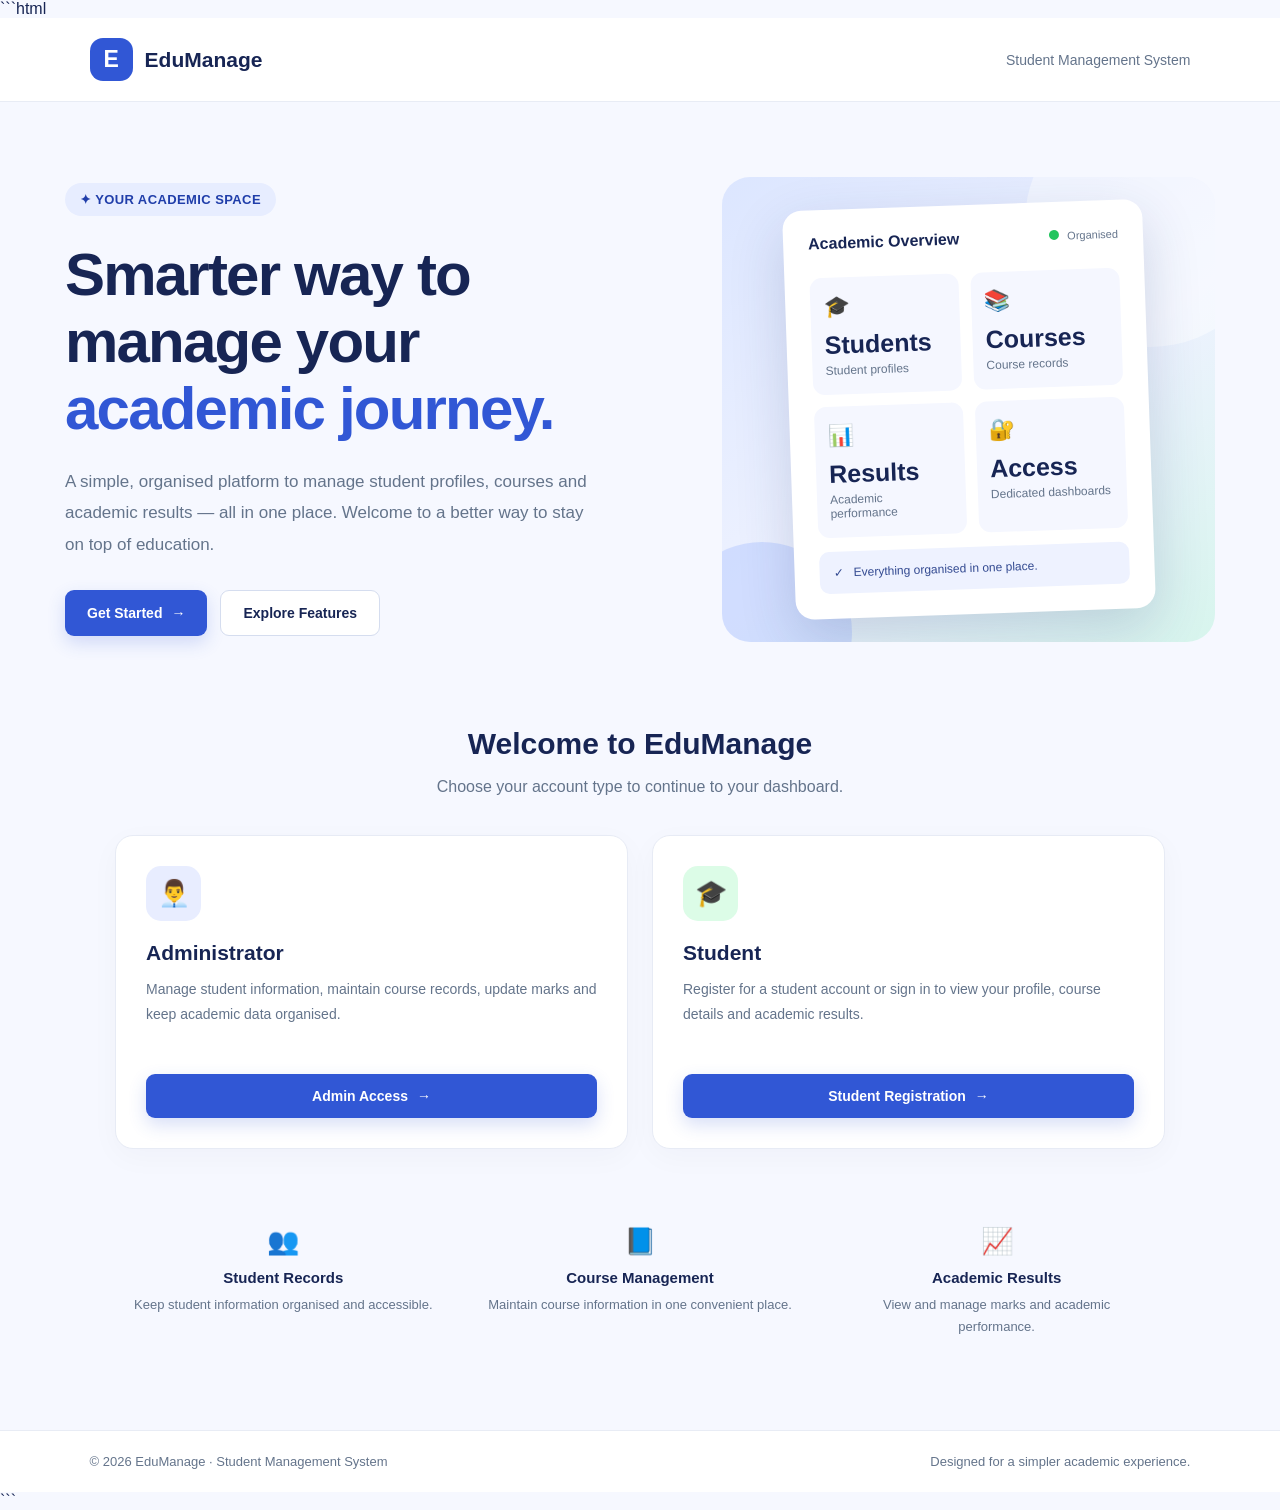
<file: src/main/resources/static/index.html>
```html
<!DOCTYPE html>
<html lang="en">
<head>
    <meta charset="UTF-8">
    <meta name="viewport" content="width=device-width, initial-scale=1.0">
    <title>EduManage | Student Management System</title>

    <style>
        * {
            margin: 0;
            padding: 0;
            box-sizing: border-box;
        }

        :root {
            --primary: #3157d5;
            --primary-dark: #203eaa;
            --text: #172554;
            --muted: #64748b;
            --background: #f6f8ff;
            --white: #ffffff;
        }

        body {
            font-family: "Segoe UI", Arial, sans-serif;
            background: var(--background);
            color: var(--text);
            min-height: 100vh;
        }

        a {
            text-decoration: none;
        }

        .navbar {
            display: flex;
            justify-content: space-between;
            align-items: center;
            padding: 20px 7%;
            background: white;
            border-bottom: 1px solid #e8ecf5;
        }

        .brand {
            display: flex;
            align-items: center;
            gap: 12px;
            color: var(--text);
            font-size: 21px;
            font-weight: 750;
        }

        .brand-icon {
            width: 43px;
            height: 43px;
            display: grid;
            place-items: center;
            border-radius: 13px;
            background: var(--primary);
            color: white;
            font-size: 23px;
        }

        .nav-tag {
            color: var(--muted);
            font-size: 14px;
        }

        .hero {
            max-width: 1200px;
            margin: auto;
            padding: 75px 25px 50px;
            display: grid;
            grid-template-columns: 1.1fr 0.9fr;
            align-items: center;
            gap: 55px;
        }

        .eyebrow {
            display: inline-block;
            background: #e7edff;
            color: var(--primary-dark);
            padding: 9px 15px;
            border-radius: 30px;
            font-size: 13px;
            font-weight: 700;
            letter-spacing: 0.4px;
            margin-bottom: 25px;
        }

        .hero h1 {
            font-size: clamp(38px, 5vw, 60px);
            line-height: 1.12;
            letter-spacing: -1.8px;
            margin-bottom: 23px;
        }

        .hero h1 span {
            color: var(--primary);
        }

        .hero-description {
            max-width: 540px;
            color: var(--muted);
            font-size: 17px;
            line-height: 1.85;
            margin-bottom: 30px;
        }

        .hero-buttons {
            display: flex;
            flex-wrap: wrap;
            gap: 13px;
        }

        .btn {
            display: inline-flex;
            align-items: center;
            justify-content: center;
            gap: 9px;
            padding: 14px 22px;
            border-radius: 9px;
            font-size: 14px;
            font-weight: 700;
            transition: 0.2s ease;
            cursor: pointer;
            text-align: center;
        }

        .btn-primary {
            background: var(--primary);
            color: white;
            box-shadow: 0 7px 18px #3157d530;
        }

        .btn-primary:hover {
            background: var(--primary-dark);
            transform: translateY(-2px);
        }

        .btn-outline {
            border: 1px solid #d5ddef;
            background: white;
            color: var(--text);
        }

        .btn-outline:hover {
            border-color: var(--primary);
            color: var(--primary);
            transform: translateY(-2px);
        }

        .visual {
            min-height: 390px;
            border-radius: 28px;
            background: linear-gradient(
                145deg,
                #dce6ff,
                #eef2ff 55%,
                #d7f5ed
            );
            display: flex;
            align-items: center;
            justify-content: center;
            padding: 28px;
            position: relative;
            overflow: hidden;
        }

        .visual-circle {
            position: absolute;
            width: 250px;
            height: 250px;
            background: #ffffff70;
            border-radius: 50%;
            top: -80px;
            right: -60px;
        }

        .visual-circle.bottom {
            width: 180px;
            height: 180px;
            top: auto;
            right: auto;
            bottom: -80px;
            left: -50px;
            background: #b5c9ff80;
        }

        .dashboard-preview {
            position: relative;
            z-index: 1;
            width: 100%;
            max-width: 360px;
            background: white;
            padding: 25px;
            border-radius: 19px;
            box-shadow: 0 20px 55px #253d7730;
            transform: rotate(-2deg);
        }

        .preview-top {
            display: flex;
            justify-content: space-between;
            align-items: center;
            margin-bottom: 25px;
        }

        .preview-top strong {
            font-size: 16px;
        }

        .preview-dot {
            width: 10px;
            height: 10px;
            background: #22c55e;
            border-radius: 50%;
            display: inline-block;
            margin-right: 5px;
        }

        .preview-small {
            font-size: 11px;
            color: var(--muted);
        }

        .preview-stats {
            display: grid;
            grid-template-columns: 1fr 1fr;
            gap: 12px;
        }

        .stat {
            background: #f5f7ff;
            padding: 17px 13px;
            border-radius: 12px;
        }

        .stat-icon {
            font-size: 21px;
            margin-bottom: 12px;
        }

        .stat-number {
            font-size: 25px;
            font-weight: 750;
            margin-bottom: 4px;
        }

        .stat-label {
            color: var(--muted);
            font-size: 12px;
        }

        .preview-footer {
            background: #eef2ff;
            padding: 14px;
            border-radius: 10px;
            margin-top: 14px;
            display: flex;
            align-items: center;
            gap: 10px;
            font-size: 12px;
            color: #334a91;
        }

        .section {
            max-width: 1100px;
            margin: auto;
            padding: 35px 25px 70px;
        }

        .section-heading {
            text-align: center;
            margin-bottom: 35px;
        }

        .section-heading h2 {
            font-size: 30px;
            margin-bottom: 12px;
        }

        .section-heading p {
            color: var(--muted);
            line-height: 1.7;
        }

        .access-cards {
            display: grid;
            grid-template-columns: 1fr 1fr;
            gap: 24px;
        }

        .access-card {
            background: white;
            padding: 30px;
            border-radius: 18px;
            border: 1px solid #e7ebf5;
            box-shadow: 0 8px 30px #1e293b08;
            transition: 0.2s ease;
        }

        .access-card:hover {
            transform: translateY(-4px);
            box-shadow: 0 15px 35px #1e293b10;
        }

        .access-icon {
            width: 55px;
            height: 55px;
            display: grid;
            place-items: center;
            border-radius: 15px;
            font-size: 26px;
            margin-bottom: 20px;
        }

        .admin-icon {
            background: #e8edff;
        }

        .student-icon {
            background: #dcfce7;
        }

        .access-card h3 {
            font-size: 21px;
            margin-bottom: 12px;
        }

        .access-card p {
            color: var(--muted);
            font-size: 14px;
            line-height: 1.8;
            min-height: 75px;
            margin-bottom: 22px;
        }

        .access-actions {
            display: grid;
            gap: 12px;
        }

        .access-card .btn {
            width: 100%;
        }

        .features {
            display: grid;
            grid-template-columns: repeat(3, 1fr);
            gap: 20px;
            margin-top: 55px;
        }

        .feature {
            padding: 22px 15px;
            text-align: center;
        }

        .feature-icon {
            font-size: 26px;
            margin-bottom: 12px;
        }

        .feature h4 {
            font-size: 15px;
            margin-bottom: 8px;
        }

        .feature p {
            color: var(--muted);
            font-size: 13px;
            line-height: 1.7;
        }

        footer {
            background: white;
            border-top: 1px solid #e8ecf5;
            padding: 23px 7%;
            display: flex;
            justify-content: space-between;
            gap: 12px;
            flex-wrap: wrap;
            color: var(--muted);
            font-size: 13px;
        }

        @media (max-width: 800px) {
            .hero {
                grid-template-columns: 1fr;
                padding-top: 50px;
                gap: 35px;
            }

            .visual {
                min-height: 340px;
            }

            .access-cards {
                grid-template-columns: 1fr;
            }

            .features {
                grid-template-columns: 1fr;
                gap: 5px;
            }

            .section-heading h2 {
                font-size: 25px;
            }
        }

        @media (max-width: 480px) {
            .navbar {
                padding: 15px 5%;
            }

            .brand {
                font-size: 17px;
            }

            .nav-tag {
                display: none;
            }

            .hero {
                padding: 42px 20px;
            }

            .hero-description {
                font-size: 15px;
            }

            .hero-buttons .btn {
                width: 100%;
            }

            .visual {
                padding: 17px;
                min-height: 310px;
            }

            .dashboard-preview {
                padding: 18px;
            }

            .access-card {
                padding: 23px;
            }

            footer {
                justify-content: center;
                text-align: center;
            }
        }
    </style>
</head>

<body>
    <nav class="navbar">
        <a href="/index.html" class="brand">
            <div class="brand-icon">E</div>
            <span>EduManage</span>
        </a>

        <span class="nav-tag">Student Management System</span>
    </nav>

    <main>
        <section class="hero">
            <div>
                <div class="eyebrow">✦ YOUR ACADEMIC SPACE</div>

                <h1>
                    Smarter way to manage your
                    <span>academic journey.</span>
                </h1>

                <p class="hero-description">
                    A simple, organised platform to manage student profiles,
                    courses and academic results — all in one place.
                    Welcome to a better way to stay on top of education.
                </p>

                <div class="hero-buttons">
                    <a href="#access" class="btn btn-primary">
                        Get Started <span>→</span>
                    </a>

                    <a href="#features" class="btn btn-outline">
                        Explore Features
                    </a>
                </div>
            </div>

            <div class="visual">
                <div class="visual-circle"></div>
                <div class="visual-circle bottom"></div>

                <div class="dashboard-preview">
                    <div class="preview-top">
                        <strong>Academic Overview</strong>

                        <span class="preview-small">
                            <span class="preview-dot"></span>
                            Organised
                        </span>
                    </div>

                    <div class="preview-stats">
                        <div class="stat">
                            <div class="stat-icon">🎓</div>
                            <div class="stat-number">Students</div>
                            <div class="stat-label">Student profiles</div>
                        </div>

                        <div class="stat">
                            <div class="stat-icon">📚</div>
                            <div class="stat-number">Courses</div>
                            <div class="stat-label">Course records</div>
                        </div>

                        <div class="stat">
                            <div class="stat-icon">📊</div>
                            <div class="stat-number">Results</div>
                            <div class="stat-label">Academic performance</div>
                        </div>

                        <div class="stat">
                            <div class="stat-icon">🔐</div>
                            <div class="stat-number">Access</div>
                            <div class="stat-label">Dedicated dashboards</div>
                        </div>
                    </div>

                    <div class="preview-footer">
                        <span>✓</span>
                        <span>Everything organised in one place.</span>
                    </div>
                </div>
            </div>
        </section>

        <section class="section" id="access">
            <div class="section-heading">
                <h2>Welcome to EduManage</h2>
                <p>
                    Choose your account type to continue to your dashboard.
                </p>
            </div>

            <div class="access-cards">
                <article class="access-card">
                    <div class="access-icon admin-icon">👨‍💼</div>
                    <h3>Administrator</h3>

                    <p>
                        Manage student information, maintain course records,
                        update marks and keep academic data organised.
                    </p>

                    <div class="access-actions">
                        <a href="/admin-access.html" class="btn btn-primary">
                            Admin Access <span>→</span>
                        </a>
                    </div>
                </article>

                <article class="access-card">
                    <div class="access-icon student-icon">🎓</div>
                    <h3>Student</h3>

                    <p>
                        Register for a student account or sign in to view your
                        profile, course details and academic results.
                    </p>

                    <div class="access-actions">
                        <a href="/student-register.html"
                           class="btn btn-primary">
                            Student Registration <span>→</span>
                        </a>
                    </div>
                </article>
            </div>

            <div class="features" id="features">
                <div class="feature">
                    <div class="feature-icon">👥</div>
                    <h4>Student Records</h4>
                    <p>
                        Keep student information organised and accessible.
                    </p>
                </div>

                <div class="feature">
                    <div class="feature-icon">📘</div>
                    <h4>Course Management</h4>
                    <p>
                        Maintain course information in one convenient place.
                    </p>
                </div>

                <div class="feature">
                    <div class="feature-icon">📈</div>
                    <h4>Academic Results</h4>
                    <p>
                        View and manage marks and academic performance.
                    </p>
                </div>
            </div>
        </section>
    </main>

    <footer>
        <span>© 2026 EduManage · Student Management System</span>
        <span>Designed for a simpler academic experience.</span>
    </footer>

    <script>
        // Keep the Welcome page available when refreshed.
        // Do not redirect index.html to itself.

        history.pushState(
            { page: "welcome" },
            "",
            window.location.href
        );

        window.addEventListener("popstate", function () {
            history.pushState(
                { page: "welcome" },
                "",
                window.location.href
            );
        });
    </script>
</body>
</html>
```
</file>
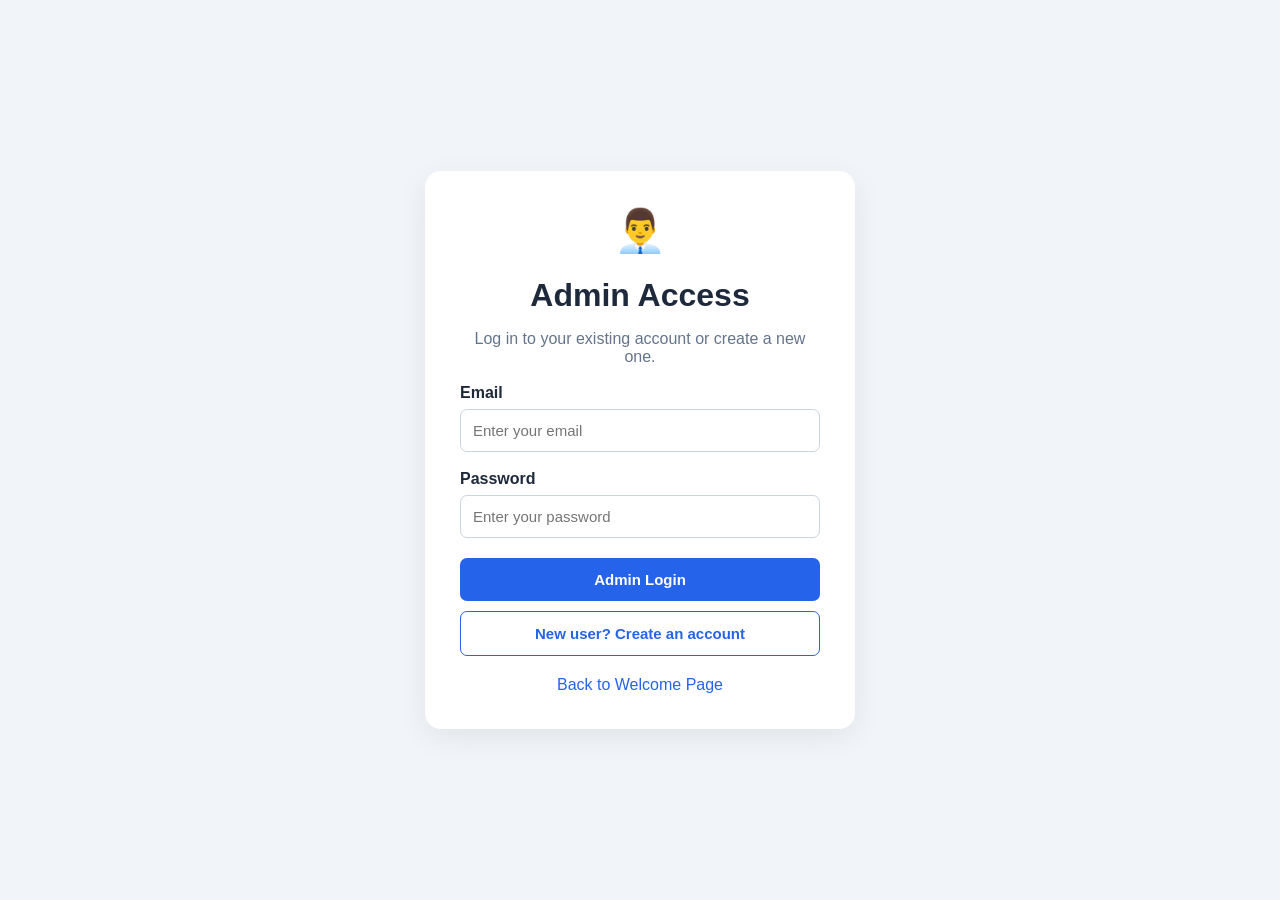
<file: src/main/resources/static/admin-access.html>
<!DOCTYPE html>
<html lang="en">
<head>
    <meta charset="UTF-8">
    <meta name="viewport" content="width=device-width, initial-scale=1.0">
    <title>Admin Access | Student Management System</title>

    <style>
        * { box-sizing: border-box; }

        body {
            margin: 0;
            min-height: 100vh;
            display: grid;
            place-items: center;
            padding: 20px;
            font-family: Arial, sans-serif;
            background: #f1f5f9;
            color: #1e293b;
        }

        .card {
            width: min(430px, 100%);
            padding: 35px;
            background: white;
            border-radius: 16px;
            box-shadow: 0 8px 30px #00000012;
        }

        .icon {
            text-align: center;
            font-size: 42px;
        }

        h1 { text-align: center; margin-bottom: 8px; }

        .subtitle {
            text-align: center;
            color: #64748b;
        }

        label {
            display: block;
            margin: 18px 0 7px;
            font-weight: bold;
        }

        input {
            width: 100%;
            padding: 12px;
            border: 1px solid #cbd5e1;
            border-radius: 7px;
            font-size: 15px;
        }

        button {
            width: 100%;
            padding: 13px;
            margin-top: 20px;
            border: none;
            border-radius: 7px;
            background: #2563eb;
            color: white;
            font-size: 15px;
            font-weight: bold;
            cursor: pointer;
        }

        button:disabled { opacity: .6; }

        .secondary {
            background: white;
            color: #2563eb;
            border: 1px solid #2563eb;
            margin-top: 10px;
        }

        .link {
            display: block;
            text-align: center;
            margin-top: 20px;
            color: #2563eb;
            text-decoration: none;
        }

        .message {
            text-align: center;
            overflow-wrap: anywhere;
            font-size: 14px;
        }
    </style>
</head>

<body>
<div class="card">
    <div class="icon">👨‍💼</div>

    <h1 id="heading">Admin Access</h1>

    <p class="subtitle" id="subtitle">
        Log in to your existing account or create a new one.
    </p>

    <form id="accessForm" autocomplete="off">
        <label for="email">Email</label>
        <input
            id="email"
            name="admin-access-email"
            type="email"
            autocomplete="off"
            placeholder="Enter your email"
            required
        >

        <label for="password">Password</label>
        <input
            id="password"
            name="admin-access-password"
            type="password"
            autocomplete="new-password"
            placeholder="Enter your password"
            required
        >

        <button id="submitButton" type="submit">Admin Login</button>

        <button id="switchButton" class="secondary" type="button">
            New user? Create an account
        </button>
    </form>

    <p id="message" class="message" role="status"></p>

    <a class="link" href="/index.html">Back to Welcome Page</a>
</div>

<script>
    let signupMode = false;

    const form = document.getElementById("accessForm");
    const heading = document.getElementById("heading");
    const subtitle = document.getElementById("subtitle");
    const emailInput = document.getElementById("email");
    const password = document.getElementById("password");
    const submitButton = document.getElementById("submitButton");
    const switchButton = document.getElementById("switchButton");
    const message = document.getElementById("message");

    // Clear the fields when this page is displayed.
    window.addEventListener("pageshow", () => {
        if (!signupMode) {
            emailInput.value = "";
            password.value = "";
        }
    });

    switchButton.addEventListener("click", () => {
        signupMode = !signupMode;
        form.reset();
        message.textContent = "";

        heading.textContent = signupMode
            ? "Admin Sign Up"
            : "Admin Access";

        subtitle.textContent = signupMode
            ? "Create your administrator account."
            : "Log in to your existing administrator account.";

        submitButton.textContent = signupMode
            ? "Create Admin Account"
            : "Admin Login";

        switchButton.textContent = signupMode
            ? "Already registered? Log in"
            : "New user? Create an account";

        password.autocomplete = signupMode
            ? "new-password"
            : "current-password";

        password.minLength = signupMode ? 8 : 1;
    });

    form.addEventListener("submit", async (event) => {
        event.preventDefault();

        message.textContent = "";
        submitButton.disabled = true;

        const email = emailInput.value.trim().toLowerCase();
        const enteredPassword = password.value;

        try {
            const response = await fetch(
                signupMode
                    ? "/api/auth/register/admin"
                    : "/api/auth/login",
                {
                    method: "POST",
                    headers: {
                        "Content-Type": "application/json"
                    },
                    credentials: "same-origin",
                    body: JSON.stringify({
                        email: email,
                        password: enteredPassword
                    })
                }
            );

            const data = await response.json();

            if (!response.ok) {
                throw new Error(data.message || "Request failed.");
            }

            if (signupMode) {
                message.style.color = "green";
                message.textContent =
                    "Account created successfully! Please log in.";

                signupMode = false;
                heading.textContent = "Admin Access";
                subtitle.textContent =
                    "Log in to your existing administrator account.";
                submitButton.textContent = "Admin Login";
                switchButton.textContent =
                    "New user? Create an account";

                form.reset();
                password.minLength = 1;
                password.autocomplete = "current-password";
                return;
            }

            if (data.role !== "ADMIN") {
                await fetch("/api/auth/logout", {
                    method: "POST",
                    credentials: "same-origin"
                });

                throw new Error("This account is not an admin account.");
            }

            // Successful admin login opens the dashboard.
            window.location.replace("/admin-dashboard.html");

        } catch (error) {
            message.style.color = "#dc2626";
            message.textContent =
                error.message || "Could not connect to the server.";
        } finally {
            submitButton.disabled = false;
        }
    });

    // Refreshing this page returns to the Welcome page.
    const navigation = performance.getEntriesByType("navigation")[0];

    if (navigation && navigation.type === "reload") {
        window.location.replace("/index.html");
    }

    // Attempt to resist Back/Forward navigation.
    history.pushState({ page: "admin-access" }, "", location.href);

    window.addEventListener("popstate", () => {
        history.pushState({ page: "admin-access" }, "", location.href);
    });
</script>
</body>
</html>
</file>
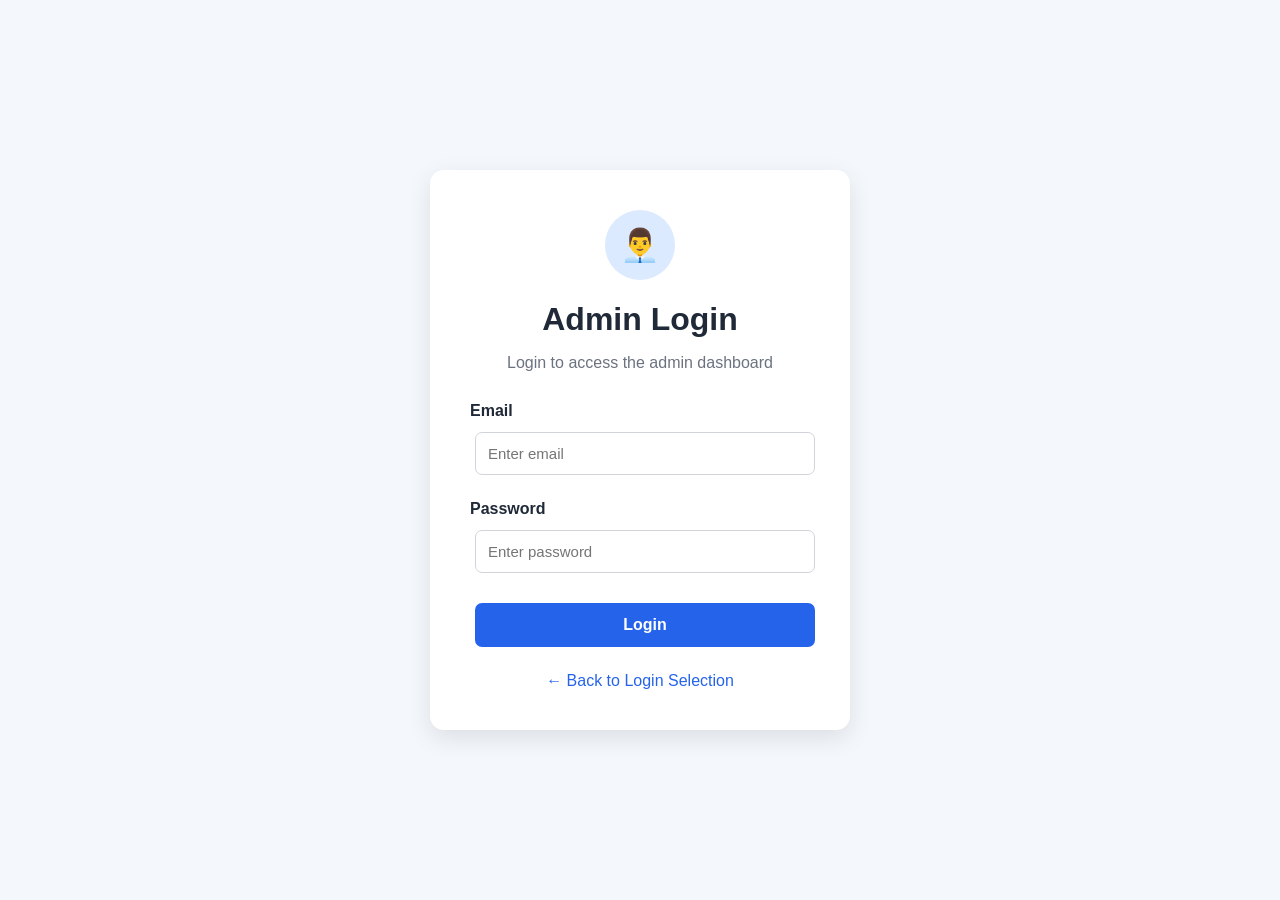
<file: src/main/resources/static/admin-login.html>
<!DOCTYPE html>
<html lang="en">
<head>
    <meta charset="UTF-8">
    <meta name="viewport" content="width=device-width, initial-scale=1.0">
    <title>Admin Login</title>

    <link rel="stylesheet" href="style.css">

    <style>
        body {
            margin: 0;
            font-family: Arial, sans-serif;
            background: #f4f7fb;
            color: #1f2937;
        }

        .login-page {
            min-height: 100vh;
            display: flex;
            justify-content: center;
            align-items: center;
            padding: 20px;
        }

        .login-box {
            width: 100%;
            max-width: 420px;
            background: white;
            padding: 40px;
            border-radius: 14px;
            box-shadow: 0 8px 25px rgba(0, 0, 0, 0.1);
        }

        .login-icon {
            width: 70px;
            height: 70px;
            margin: 0 auto 20px;
            border-radius: 50%;
            background: #dbeafe;
            display: flex;
            justify-content: center;
            align-items: center;
            font-size: 32px;
        }

        .login-box h1 {
            text-align: center;
            margin-bottom: 8px;
        }

        .login-box .subtitle {
            text-align: center;
            color: #6b7280;
            margin-bottom: 30px;
        }

        .form-group {
            margin-bottom: 20px;
        }

        .form-group label {
            display: block;
            margin-bottom: 7px;
            font-weight: bold;
        }

        .form-group input {
            width: 100%;
            padding: 12px;
            border: 1px solid #d1d5db;
            border-radius: 7px;
            font-size: 15px;
            box-sizing: border-box;
        }

        .form-group input:focus {
            outline: none;
            border-color: #2563eb;
        }

        .login-btn {
            width: 100%;
            padding: 13px;
            border: none;
            border-radius: 7px;
            background: #2563eb;
            color: white;
            font-size: 16px;
            font-weight: bold;
            cursor: pointer;
        }

        .login-btn:hover { background: #1d4ed8; }

        .login-btn:disabled {
            opacity: 0.65;
            cursor: not-allowed;
        }

        .back-btn {
            display: block;
            text-align: center;
            margin-top: 20px;
            color: #2563eb;
            text-decoration: none;
        }

        .back-btn:hover { text-decoration: underline; }

        .error-message {
            color: #dc2626;
            text-align: center;
            margin-top: 15px;
            display: none;
        }
    </style>
</head>

<body>
<div class="login-page">
    <div class="login-box">
        <div class="login-icon">👨‍💼</div>

        <h1>Admin Login</h1>
        <p class="subtitle">Login to access the admin dashboard</p>

        <form id="adminLoginForm" autocomplete="off">
            <div class="form-group">
                <label for="username">Email</label>
                <input
                    type="email"
                    id="username"
                    name="admin-login-email"
                    placeholder="Enter email"
                    autocomplete="off"
                    required>
            </div>

            <div class="form-group">
                <label for="password">Password</label>
                <input
                    type="password"
                    id="password"
                    name="admin-login-password"
                    placeholder="Enter password"
                    autocomplete="new-password"
                    required>
            </div>

            <button type="submit" class="login-btn" id="loginButton">
                Login
            </button>

            <p id="errorMessage" class="error-message" role="alert"></p>
        </form>

        <a href="/index.html" class="back-btn">
            ← Back to Login Selection
        </a>
    </div>
</div>

<script>
    const form = document.getElementById("adminLoginForm");
    const errorMessage = document.getElementById("errorMessage");
    const loginButton = document.getElementById("loginButton");

    // Return to Welcome when this page is refreshed.
    const navigationEntry = performance.getEntriesByType("navigation")[0];

    if (navigationEntry && navigationEntry.type === "reload") {
        window.location.replace("/index.html");
    }

    // Attempt to resist Back/Forward navigation.
    // Browsers do not allow websites to completely disable these controls.
    history.pushState({ page: "admin-login" }, "", location.href);

    window.addEventListener("popstate", function () {
        history.pushState({ page: "admin-login" }, "", location.href);
    });

    form.addEventListener("submit", async function(event) {
        event.preventDefault();

        const email = document.getElementById("username")
            .value.trim().toLowerCase();

        const password = document.getElementById("password").value;

        errorMessage.style.display = "none";
        loginButton.disabled = true;
        loginButton.textContent = "Logging in...";

        try {
            const response = await fetch("/api/auth/login", {
                method: "POST",
                headers: {
                    "Content-Type": "application/json"
                },
                credentials: "same-origin",
                body: JSON.stringify({ email, password })
            });

            const data = await response.json();

            if (!response.ok) {
                throw new Error(data.message || "Login failed.");
            }

            if (data.role !== "ADMIN") {
                // End the session if this is not an admin account.
                await fetch("/api/auth/logout", {
                    method: "POST",
                    credentials: "same-origin"
                });

                throw new Error("This account is not an admin account.");
            }

            // Successful login opens the Admin Dashboard.
            window.location.replace("/admin-dashboard.html");

        } catch (error) {
            errorMessage.textContent =
                error.message || "Unable to connect to the server.";
            errorMessage.style.display = "block";
        } finally {
            loginButton.disabled = false;
            loginButton.textContent = "Login";
        }
    });
</script>
</body>
</html>
</file>
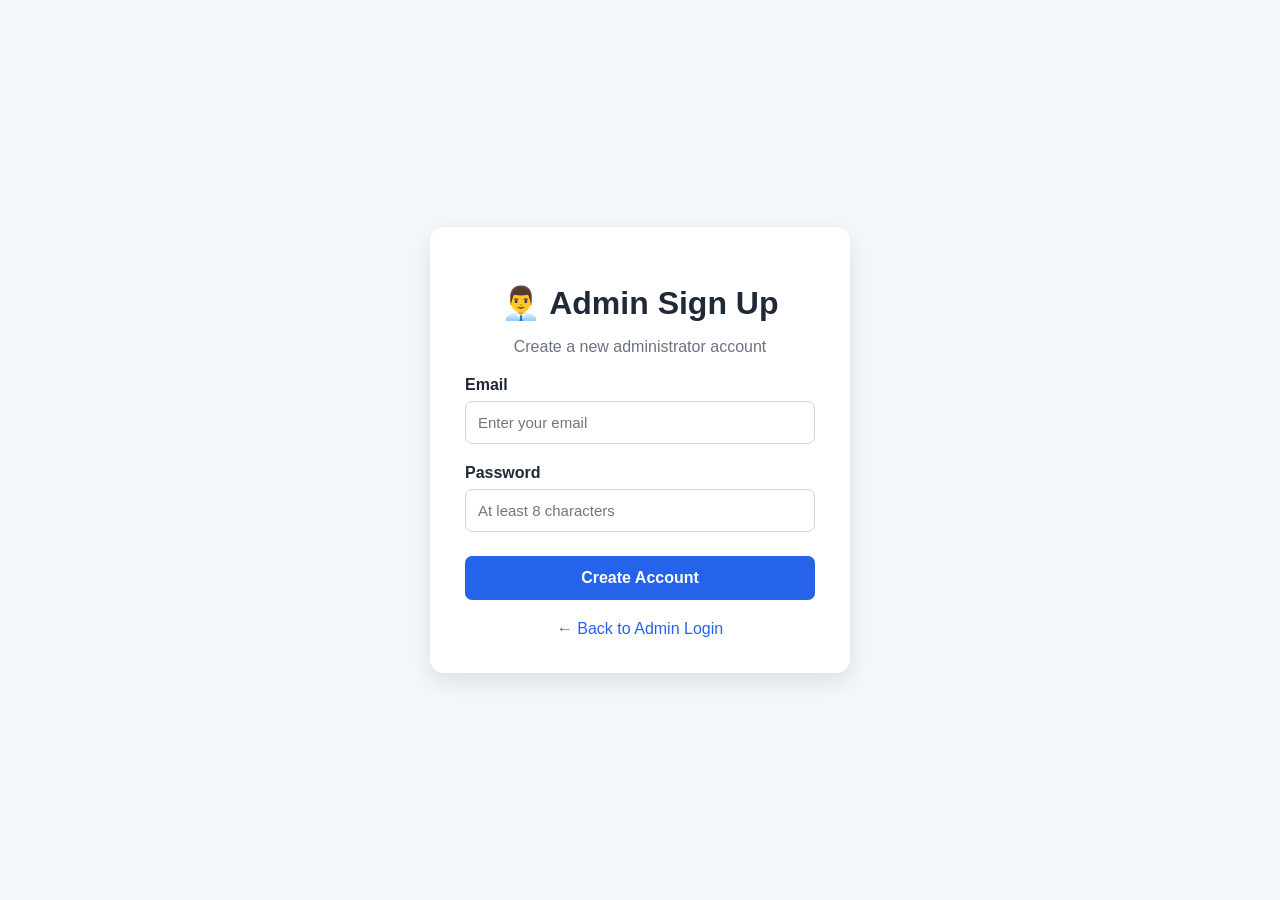
<file: src/main/resources/static/admin-register.html>
<!DOCTYPE html>
<html lang="en">
<head>
    <meta charset="UTF-8">
    <meta name="viewport" content="width=device-width, initial-scale=1.0">
    <title>Admin Sign Up</title>

    <style>
        * { box-sizing: border-box; }

        body {
            margin: 0;
            font-family: Arial, sans-serif;
            background: #f4f7fb;
            color: #1f2937;
            min-height: 100vh;
            display: flex;
            justify-content: center;
            align-items: center;
            padding: 20px;
        }

        .signup-box {
            width: 100%;
            max-width: 420px;
            padding: 35px;
            background: white;
            border-radius: 14px;
            box-shadow: 0 8px 25px rgba(0, 0, 0, 0.1);
        }

        h1 { text-align: center; margin-bottom: 8px; }

        .subtitle {
            text-align: center;
            color: #6b7280;
        }

        label {
            display: block;
            margin: 20px 0 7px;
            font-weight: bold;
        }

        input {
            width: 100%;
            padding: 12px;
            border: 1px solid #d1d5db;
            border-radius: 7px;
            font-size: 15px;
        }

        button {
            width: 100%;
            padding: 13px;
            margin-top: 24px;
            border: none;
            border-radius: 7px;
            background: #2563eb;
            color: white;
            font-size: 16px;
            font-weight: bold;
            cursor: pointer;
        }

        button:hover { background: #1d4ed8; }

        button:disabled {
            opacity: 0.6;
            cursor: not-allowed;
        }

        #message {
            text-align: center;
            margin-top: 15px;
        }

        .back-link {
            display: block;
            text-align: center;
            margin-top: 20px;
            color: #2563eb;
            text-decoration: none;
        }

        .back-link:hover { text-decoration: underline; }
    </style>
</head>

<body>
    <div class="signup-box">
        <h1>👨‍💼 Admin Sign Up</h1>
        <p class="subtitle">Create a new administrator account</p>

        <form id="signupForm" autocomplete="off">
            <label for="email">Email</label>
            <input
                type="email"
                id="email"
                name="admin-signup-email"
                placeholder="Enter your email"
                autocomplete="off"
                required>

            <label for="password">Password</label>
            <input
                type="password"
                id="password"
                name="admin-signup-password"
                placeholder="At least 8 characters"
                minlength="8"
                autocomplete="new-password"
                required>

            <button type="submit" id="signupButton">
                Create Account
            </button>
        </form>

        <p id="message" role="status" aria-live="polite"></p>

        <a class="back-link" href="/admin-login.html">
            ← Back to Admin Login
        </a>
    </div>

    <script>
        const form = document.getElementById("signupForm");
        const message = document.getElementById("message");
        const button = document.getElementById("signupButton");

        // Return to Welcome when this page is refreshed.
        const navigationEntry =
            performance.getEntriesByType("navigation")[0];

        if (navigationEntry && navigationEntry.type === "reload") {
            window.location.replace("/index.html");
        }

        // Attempt to resist Back/Forward navigation.
        // Browsers do not allow websites to completely disable these controls.
        history.pushState({ page: "admin-register" }, "", location.href);

        window.addEventListener("popstate", function () {
            history.pushState({ page: "admin-register" }, "", location.href);
        });

        form.addEventListener("submit", async function(event) {
            event.preventDefault();

            const email = document.getElementById("email")
                .value.trim().toLowerCase();

            const password = document.getElementById("password").value;

            message.textContent = "";
            button.disabled = true;
            button.textContent = "Creating account...";

            try {
                const response = await fetch("/api/auth/register/admin", {
                    method: "POST",
                    headers: {
                        "Content-Type": "application/json"
                    },
                    credentials: "same-origin",
                    body: JSON.stringify({ email, password })
                });

                const data = await response.json();

                if (!response.ok) {
                    throw new Error(
                        data.message || "Registration failed."
                    );
                }

                message.style.color = "green";
                message.textContent =
                    "Account created successfully! Redirecting to login...";

                form.reset();

                button.textContent = "Account Created";

                setTimeout(function() {
                    window.location.replace("/admin-login.html");
                }, 1200);

            } catch (error) {
                message.style.color = "#dc2626";
                message.textContent =
                    error.message || "Unable to connect to the server.";
            } finally {
                // Keep the button disabled during the success redirect.
                if (message.style.color !== "green") {
                    button.disabled = false;
                    button.textContent = "Create Account";
                }
            }
        });
    </script>
</body>
</html>
</file>
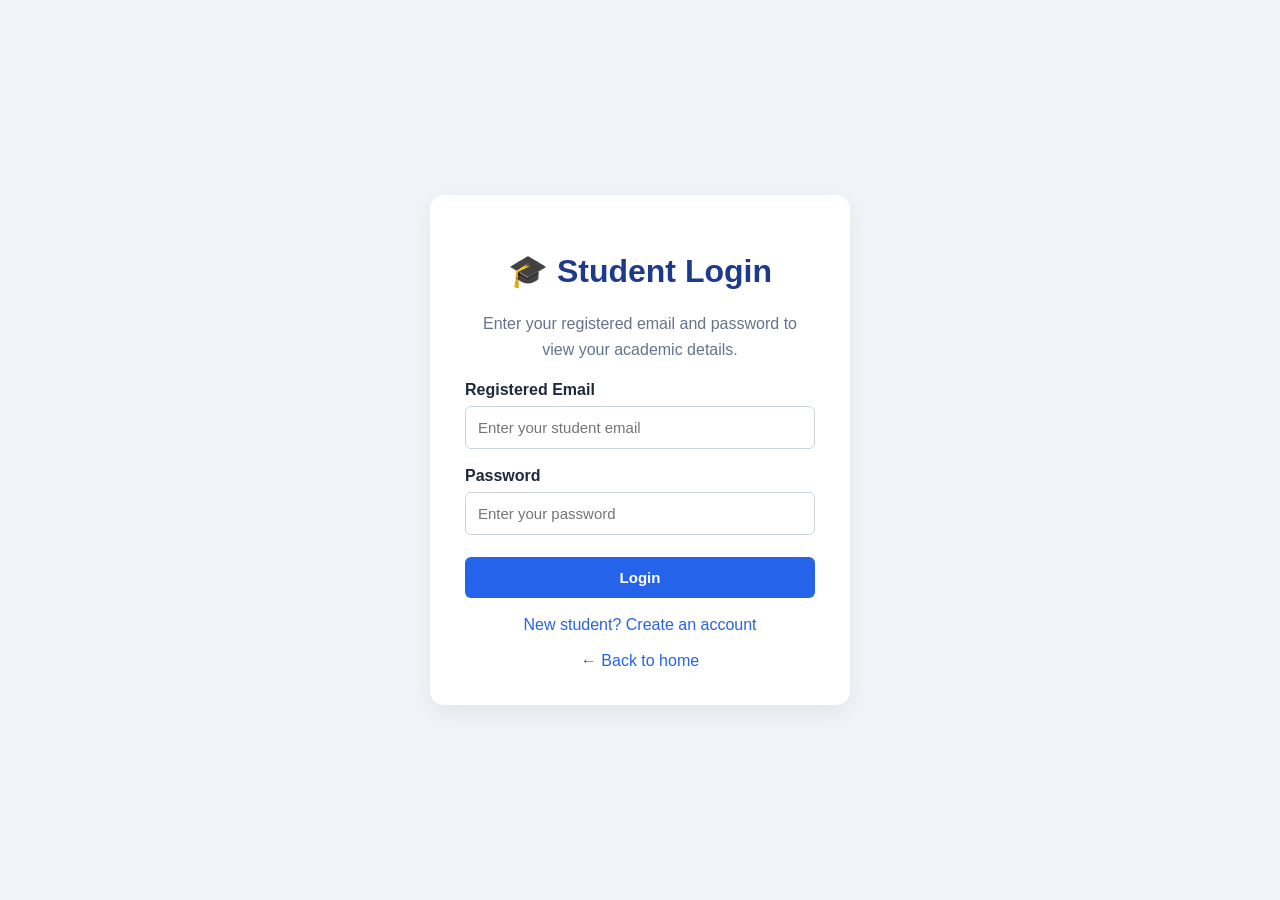
<file: src/main/resources/static/student-login.html>
<!DOCTYPE html>
<html lang="en">
<head>
    <meta charset="UTF-8">
    <meta name="viewport" content="width=device-width, initial-scale=1.0">
    <title>Student Login | EduManage</title>

    <style>
        * {
            box-sizing: border-box;
        }

        body {
            margin: 0;
            font-family: Arial, sans-serif;
            background: #f1f5f9;
            display: grid;
            place-items: center;
            min-height: 100vh;
            padding: 20px;
        }

        .login-card {
            background: white;
            width: min(420px, 92%);
            padding: 35px;
            border-radius: 14px;
            box-shadow: 0 8px 25px #00000012;
        }

        h1 {
            color: #1e3a8a;
            text-align: center;
        }

        p {
            color: #64748b;
            text-align: center;
            line-height: 1.6;
        }

        label {
            display: block;
            margin: 18px 0 7px;
            color: #1e293b;
            font-weight: 600;
        }

        input {
            width: 100%;
            padding: 12px;
            border: 1px solid #cbd5e1;
            border-radius: 6px;
            font-size: 15px;
            background: white;
        }

        input:focus {
            outline: 2px solid #93c5fd;
            border-color: #2563eb;
        }

        button {
            width: 100%;
            padding: 12px;
            margin-top: 22px;
            border: 0;
            border-radius: 6px;
            color: white;
            background: #2563eb;
            font-size: 15px;
            font-weight: bold;
            cursor: pointer;
        }

        button:hover {
            background: #1d4ed8;
        }

        button:disabled {
            opacity: 0.6;
            cursor: not-allowed;
        }

        a {
            display: block;
            text-align: center;
            margin-top: 18px;
            color: #2563eb;
            text-decoration: none;
        }

        a:hover {
            text-decoration: underline;
        }

        #message {
            color: #dc2626;
            font-size: 14px;
            overflow-wrap: anywhere;
        }

        @media (max-width: 480px) {
            .login-card {
                padding: 25px;
            }
        }
    </style>
</head>

<body>
    <div class="login-card">
        <h1>🎓 Student Login</h1>

        <p>
            Enter your registered email and password to view
            your academic details.
        </p>

        <form id="loginForm" autocomplete="off">
            <label for="email">Registered Email</label>

            <input
                type="email"
                id="email"
                name="student-login-email"
                placeholder="Enter your student email"
                autocomplete="off"
                required>

            <label for="password">Password</label>

            <input
                type="password"
                id="password"
                name="student-login-password"
                placeholder="Enter your password"
                autocomplete="new-password"
                required>

            <button type="submit" id="loginButton">
                Login
            </button>
        </form>

        <p id="message" role="alert" aria-live="polite"></p>

        <a href="/student-register.html">
            New student? Create an account
        </a>

        <a href="/index.html">
            ← Back to home
        </a>
    </div>

    <script>
        const loginForm = document.getElementById("loginForm");
        const emailInput = document.getElementById("email");
        const passwordInput = document.getElementById("password");
        const loginButton = document.getElementById("loginButton");
        const message = document.getElementById("message");

        // Clear restored form values when the page is displayed.
        // Browser password managers may still autofill credentials.
        window.addEventListener("pageshow", function () {
            loginForm.reset();
            message.textContent = "";
        });

        // Return to Welcome when this page is refreshed.
        const navigationEntry =
            performance.getEntriesByType("navigation")[0];

        if (navigationEntry && navigationEntry.type === "reload") {
            window.location.replace("/index.html");
        }

        // Best-effort Back/Forward workaround.
        // Browsers do not allow websites to completely disable navigation.
        history.pushState(
            { page: "student-login" },
            "",
            window.location.href
        );

        window.addEventListener("popstate", function () {
            history.pushState(
                { page: "student-login" },
                "",
                window.location.href
            );
        });

        async function clearServerSession() {
            try {
                await fetch("/api/auth/logout", {
                    method: "POST",
                    credentials: "same-origin"
                });
            } catch (error) {
                console.error("Session cleanup failed:", error);
            }
        }

        loginForm.addEventListener("submit", async function (event) {
            event.preventDefault();

            const email = emailInput.value.trim().toLowerCase();
            const password = passwordInput.value;

            message.textContent = "";
            loginButton.disabled = true;
            loginButton.textContent = "Logging in...";

            sessionStorage.removeItem("studentId");

            let loginSucceeded = false;

            try {
                // Authenticate email and password using Spring Boot.
                const loginResponse = await fetch("/api/auth/login", {
                    method: "POST",
                    credentials: "same-origin",
                    headers: {
                        "Content-Type": "application/json",
                        "Accept": "application/json"
                    },
                    body: JSON.stringify({
                        email: email,
                        password: password
                    })
                });

                const loginData = await loginResponse.json();

                if (!loginResponse.ok) {
                    throw new Error(
                        loginData.message || "Invalid email or password."
                    );
                }

                // Do not allow admin accounts through student login.
                if (
                    String(loginData.role).toUpperCase() !== "STUDENT"
                ) {
                    await clearServerSession();

                    throw new Error(
                        "This is not a student account. Please use the appropriate login page."
                    );
                }

                loginSucceeded = true;

                // Find the existing student profile for this email.
                const studentsResponse = await fetch("/api/students", {
                    method: "GET",
                    credentials: "same-origin",
                    headers: {
                        "Accept": "application/json"
                    }
                });

                if (!studentsResponse.ok) {
                    throw new Error(
                        "Login succeeded, but student details could not be loaded. Check backend permissions."
                    );
                }

                const students = await studentsResponse.json();

                const student = students.find(function (item) {
                    return item.email &&
                        item.email.trim().toLowerCase() === email;
                });

                if (!student || student.id == null) {
                    throw new Error(
                        "No matching student profile was found. Please contact the administrator."
                    );
                }

                sessionStorage.setItem(
                    "studentId",
                    String(student.id)
                );

                window.location.replace("/student-dashboard.html");

            } catch (error) {
                console.error("Student login error:", error);

                if (loginSucceeded) {
                    await clearServerSession();
                    sessionStorage.removeItem("studentId");
                }

                message.textContent =
                    error.message ||
                    "Unable to connect. Check that Spring Boot is running.";

            } finally {
                loginButton.disabled = false;
                loginButton.textContent = "Login";
            }
        });
    </script>
</body>
</html>
</file>
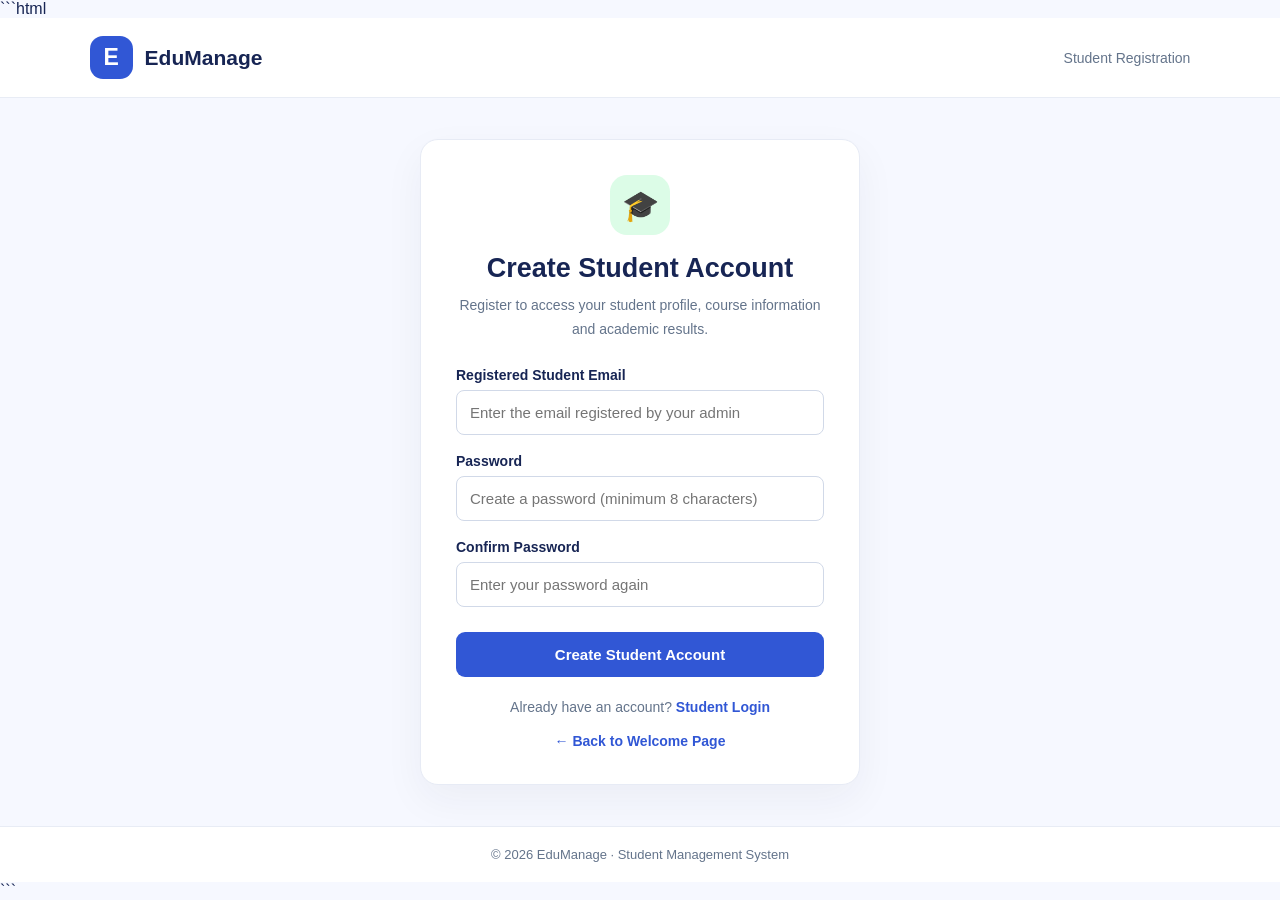
<file: src/main/resources/static/student-register.html>
```html
<!DOCTYPE html>
<html lang="en">
<head>
    <meta charset="UTF-8">
    <meta name="viewport" content="width=device-width, initial-scale=1.0">
    <title>Student Registration | EduManage</title>

    <style>
        * {
            box-sizing: border-box;
        }

        body {
            margin: 0;
            font-family: "Segoe UI", Arial, sans-serif;
            background: #f6f8ff;
            color: #172554;
            min-height: 100vh;
            display: flex;
            flex-direction: column;
        }

        .navbar {
            display: flex;
            justify-content: space-between;
            align-items: center;
            padding: 18px 7%;
            background: white;
            border-bottom: 1px solid #e8ecf5;
        }

        .brand {
            display: flex;
            align-items: center;
            gap: 12px;
            color: #172554;
            font-size: 21px;
            font-weight: 750;
            text-decoration: none;
        }

        .brand-icon {
            width: 43px;
            height: 43px;
            display: grid;
            place-items: center;
            border-radius: 13px;
            background: #3157d5;
            color: white;
            font-size: 23px;
        }

        .nav-tag {
            color: #64748b;
            font-size: 14px;
        }

        main {
            flex: 1;
            display: flex;
            align-items: center;
            justify-content: center;
            padding: 35px 20px;
        }

        .signup-box {
            width: 100%;
            max-width: 440px;
            padding: 35px;
            background: white;
            border: 1px solid #e7ebf5;
            border-radius: 18px;
            box-shadow: 0 15px 40px #1e293b0d;
        }

        .student-icon {
            width: 60px;
            height: 60px;
            display: grid;
            place-items: center;
            margin: 0 auto 18px;
            border-radius: 17px;
            background: #dcfce7;
            font-size: 30px;
        }

        h1 {
            text-align: center;
            font-size: 27px;
            margin: 0 0 10px;
        }

        .subtitle {
            text-align: center;
            color: #64748b;
            font-size: 14px;
            line-height: 1.7;
            margin: 0 0 25px;
        }

        label {
            display: block;
            margin: 18px 0 7px;
            font-size: 14px;
            font-weight: 650;
        }

        input {
            width: 100%;
            padding: 13px;
            border: 1px solid #d1d9e8;
            border-radius: 8px;
            font-size: 15px;
            outline: none;
            background: white;
        }

        input:focus {
            border-color: #3157d5;
            box-shadow: 0 0 0 3px #3157d51a;
        }

        button {
            width: 100%;
            padding: 14px;
            margin-top: 25px;
            border: none;
            border-radius: 9px;
            background: #3157d5;
            color: white;
            font-size: 15px;
            font-weight: 700;
            cursor: pointer;
            transition: 0.2s ease;
        }

        button:hover {
            background: #203eaa;
        }

        button:disabled {
            opacity: 0.65;
            cursor: not-allowed;
        }

        #message {
            text-align: center;
            font-size: 14px;
            line-height: 1.6;
            margin: 15px 0 0;
            overflow-wrap: anywhere;
        }

        .login-link {
            text-align: center;
            font-size: 14px;
            color: #64748b;
            margin: 22px 0 0;
        }

        .login-link a,
        .back-link {
            color: #3157d5;
            font-weight: 650;
            text-decoration: none;
        }

        .login-link a:hover,
        .back-link:hover {
            text-decoration: underline;
        }

        .back-link {
            display: block;
            text-align: center;
            margin-top: 18px;
            font-size: 14px;
        }

        footer {
            padding: 20px;
            text-align: center;
            color: #64748b;
            background: white;
            border-top: 1px solid #e8ecf5;
            font-size: 13px;
        }

        @media (max-width: 480px) {
            .navbar {
                padding: 14px 5%;
            }

            .brand {
                font-size: 18px;
            }

            .nav-tag {
                display: none;
            }

            .signup-box {
                padding: 25px 20px;
            }

            h1 {
                font-size: 24px;
            }
        }
    </style>
</head>

<body>
    <nav class="navbar">
        <a href="/index.html" class="brand">
            <div class="brand-icon">E</div>
            <span>EduManage</span>
        </a>

        <span class="nav-tag">Student Registration</span>
    </nav>

    <main>
        <div class="signup-box">
            <div class="student-icon">🎓</div>

            <h1>Create Student Account</h1>

            <p class="subtitle">
                Register to access your student profile,
                course information and academic results.
            </p>

            <form id="signupForm" autocomplete="off">
                <label for="email">Registered Student Email</label>

                <input
                    type="email"
                    id="email"
                    name="student-registration-email"
                    placeholder="Enter the email registered by your admin"
                    autocomplete="off"
                    required>

                <label for="password">Password</label>

                <input
                    type="password"
                    id="password"
                    name="student-registration-password"
                    placeholder="Create a password (minimum 8 characters)"
                    minlength="8"
                    autocomplete="new-password"
                    required>

                <label for="confirmPassword">Confirm Password</label>

                <input
                    type="password"
                    id="confirmPassword"
                    name="student-confirm-password"
                    placeholder="Enter your password again"
                    minlength="8"
                    autocomplete="new-password"
                    required>

                <button type="submit" id="signupButton">
                    Create Student Account
                </button>
            </form>

            <p id="message" role="status" aria-live="polite"></p>

            <p class="login-link">
                Already have an account?
                <a href="/student-login.html">Student Login</a>
            </p>

            <a class="back-link" href="/index.html">
                ← Back to Welcome Page
            </a>
        </div>
    </main>

    <footer>
        © 2026 EduManage · Student Management System
    </footer>

    <script>
        const form = document.getElementById("signupForm");
        const message = document.getElementById("message");
        const button = document.getElementById("signupButton");

        form.addEventListener("submit", async function(event) {
            event.preventDefault();

            const email = document.getElementById("email")
                .value.trim().toLowerCase();

            const password =
                document.getElementById("password").value;

            const confirmPassword =
                document.getElementById("confirmPassword").value;

            message.textContent = "";
            message.style.color = "#dc2626";

            if (password.length < 8) {
                message.textContent =
                    "Password must contain at least 8 characters.";
                return;
            }

            if (password !== confirmPassword) {
                message.textContent =
                    "Passwords do not match. Please try again.";
                document.getElementById("confirmPassword").focus();
                return;
            }

            button.disabled = true;
            button.textContent = "Creating account...";

            try {
                const response = await fetch(
                    "/api/auth/register/student",
                    {
                        method: "POST",
                        headers: {
                            "Content-Type": "application/json",
                            "Accept": "application/json"
                        },
                        credentials: "same-origin",
                        body: JSON.stringify({
                            email: email,
                            password: password
                        })
                    }
                );

                const responseText = await response.text();
                let data = {};

                if (responseText) {
                    try {
                        data = JSON.parse(responseText);
                    } catch {
                        data = { message: responseText };
                    }
                }

                if (!response.ok) {
                    throw new Error(
                        data.message ||
                        data.error ||
                        (response.status === 401
                            ? "Registration was unauthorized. Check your Spring Security configuration."
                            : response.status === 403
                                ? "Registration was forbidden. Check your security settings."
                                : "Registration failed. Make sure your email is already registered by the administrator.")
                    );
                }

                message.style.color = "#15803d";
                message.textContent =
                    "Student account created successfully! Redirecting to login...";

                form.reset();
                button.textContent = "Account Created";

                setTimeout(function() {
                    window.location.replace("/student-login.html");
                }, 1200);

            } catch (error) {
                message.style.color = "#dc2626";
                message.textContent =
                    error.message ||
                    "Unable to connect to the server. Please try again.";

                button.disabled = false;
                button.textContent = "Create Student Account";
            }
        });
    </script>
</body>
</html>
```
</file>
<file: src/main/resources/static/style.css>
/* ==============================
   GENERAL
================================= */

* {
    box-sizing: border-box;
}

body {
    margin: 0;
    font-family: Arial, sans-serif;
    background-color: #f4f6f9;
    color: #333;
}

/* ==============================
   HEADER
================================= */

header {
    background-color: #1f2937;
    color: white;
    padding: 20px 40px;
}

header h1 {
    margin: 0;
    font-size: 28px;
}

/* ==============================
   NAVIGATION
================================= */

nav {
    background-color: white;
    padding: 15px 40px;
    border-bottom: 1px solid #ddd;
}

nav a {
    text-decoration: none;
    color: #374151;
    margin-right: 25px;
    font-weight: bold;
}

nav a:hover {
    color: #2563eb;
}

/* ==============================
   MAIN CONTAINER
================================= */

main {
    max-width: 1200px;
    margin: 30px auto;
    padding: 0 20px;
}

/* ==============================
   SECTIONS / CARDS
================================= */

section {
    background-color: white;
    padding: 25px;
    margin-bottom: 25px;
    border-radius: 10px;
    box-shadow: 0 2px 8px rgba(0, 0, 0, 0.08);
}

section h2 {
    margin-top: 0;
    color: #1f2937;
}

section h3 {
    color: #374151;
    margin-top: 20px;
}

/* ==============================
   FORM INPUTS
================================= */

input,
select {
    padding: 10px;
    margin: 5px;
    border: 1px solid #d1d5db;
    border-radius: 6px;
    font-size: 14px;
}

input:focus,
select:focus {
    outline: none;
    border-color: #2563eb;
}

/* ==============================
   BUTTONS
================================= */

button {
    padding: 10px 16px;
    border: none;
    border-radius: 6px;
    background-color: #2563eb;
    color: white;
    cursor: pointer;
    font-size: 14px;
    margin: 5px;
}

button:hover {
    background-color: #1d4ed8;
}

button:active {
    transform: scale(0.98);
}

/* ==============================
   LISTS
================================= */

ul {
    list-style: none;
    padding: 0;
}

li {
    background-color: #f9fafb;
    border: 1px solid #e5e7eb;
    border-radius: 8px;
    padding: 15px;
    margin-bottom: 10px;
}

/* ==============================
   EDIT FORMS
================================= */

#editStudentForm,
#editCourseForm,
#editMarksForm {
    background-color: #f3f4f6;
    padding: 20px;
    border-radius: 8px;
    margin-top: 15px;
}

#editStudentForm h3,
#editCourseForm h3,
#editMarksForm h3 {
    margin-top: 0;
}

/* ==============================
   DELETE BUTTON
================================= */

button[onclick*="delete"] {
    background-color: #dc2626;
}

button[onclick*="delete"]:hover {
    background-color: #b91c1c;
}

/* ==============================
   CANCEL BUTTON
================================= */

button[onclick*="cancel"] {
    background-color: #6b7280;
}

button[onclick*="cancel"]:hover {
    background-color: #4b5563;
}

/* ==============================
   FOOTER
================================= */

footer {
    text-align: center;
    padding: 20px;
    color: #6b7280;
    font-size: 14px;
}
</file>
